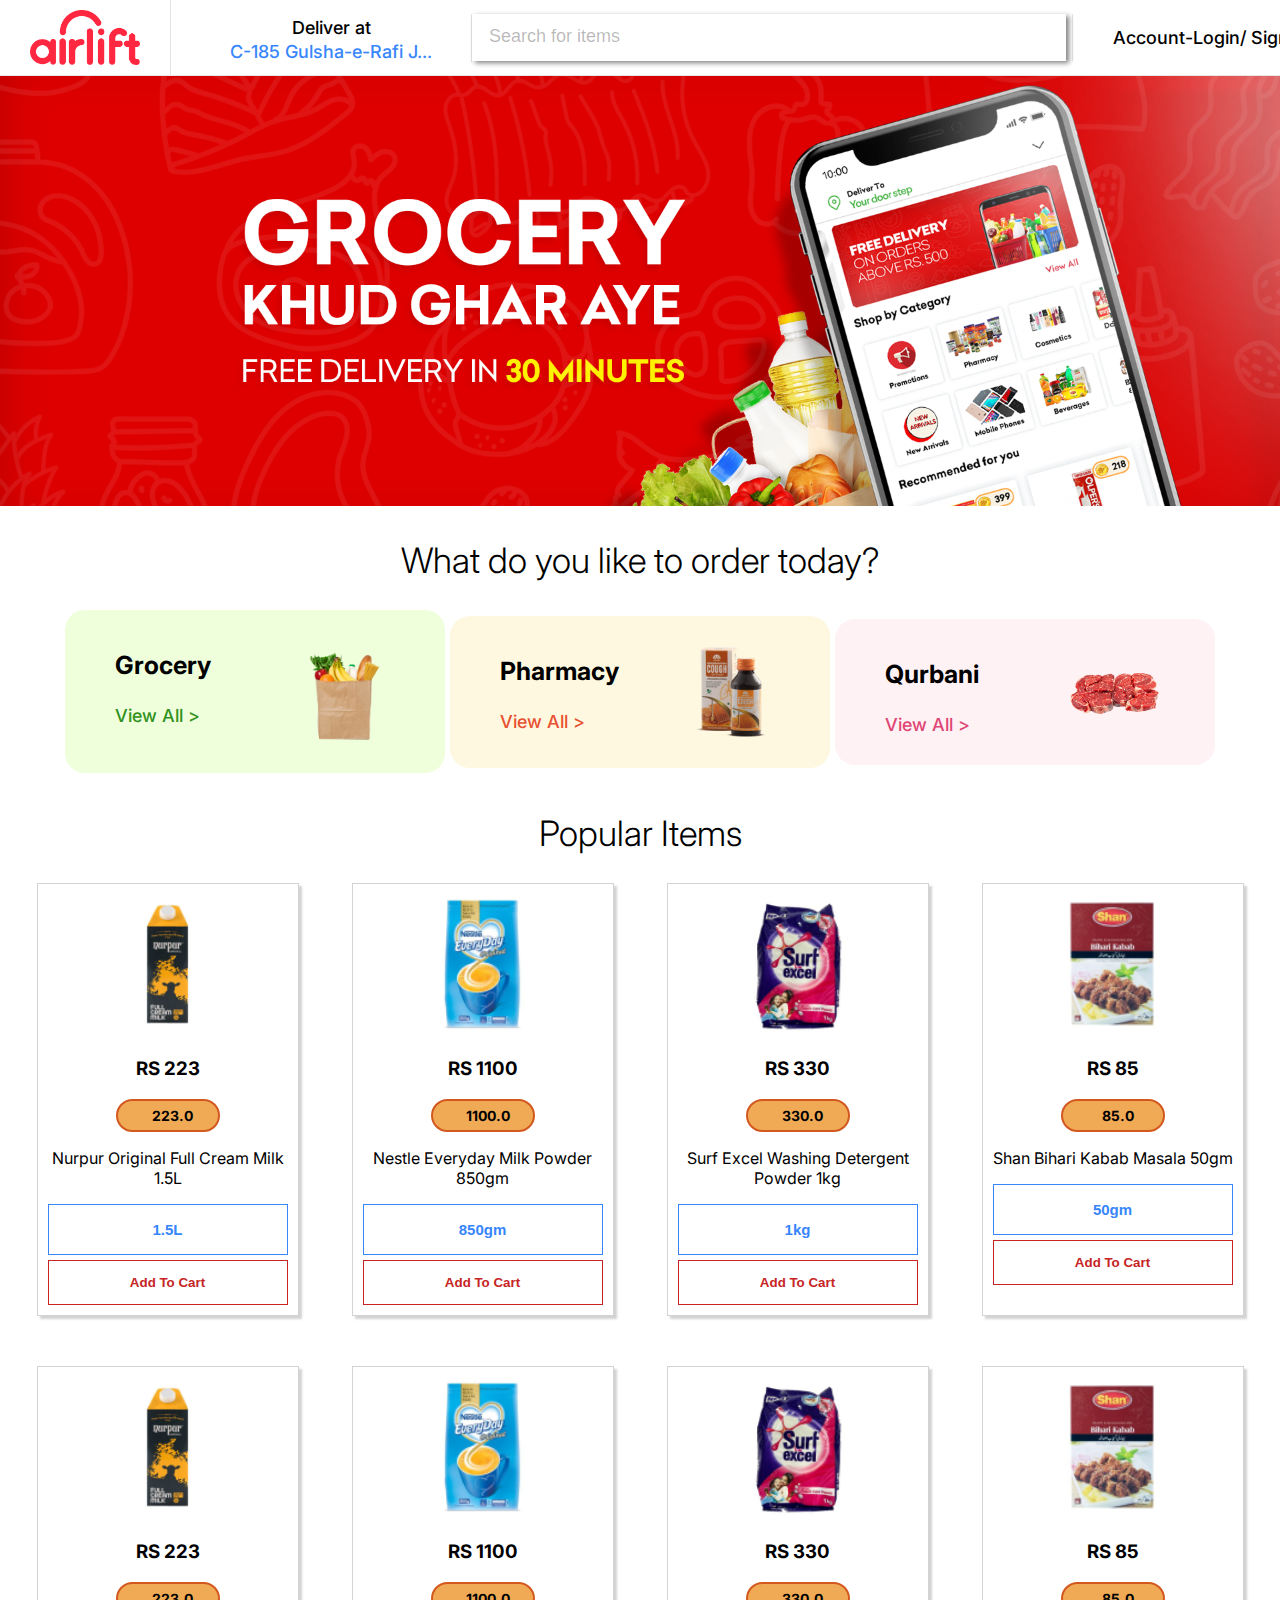
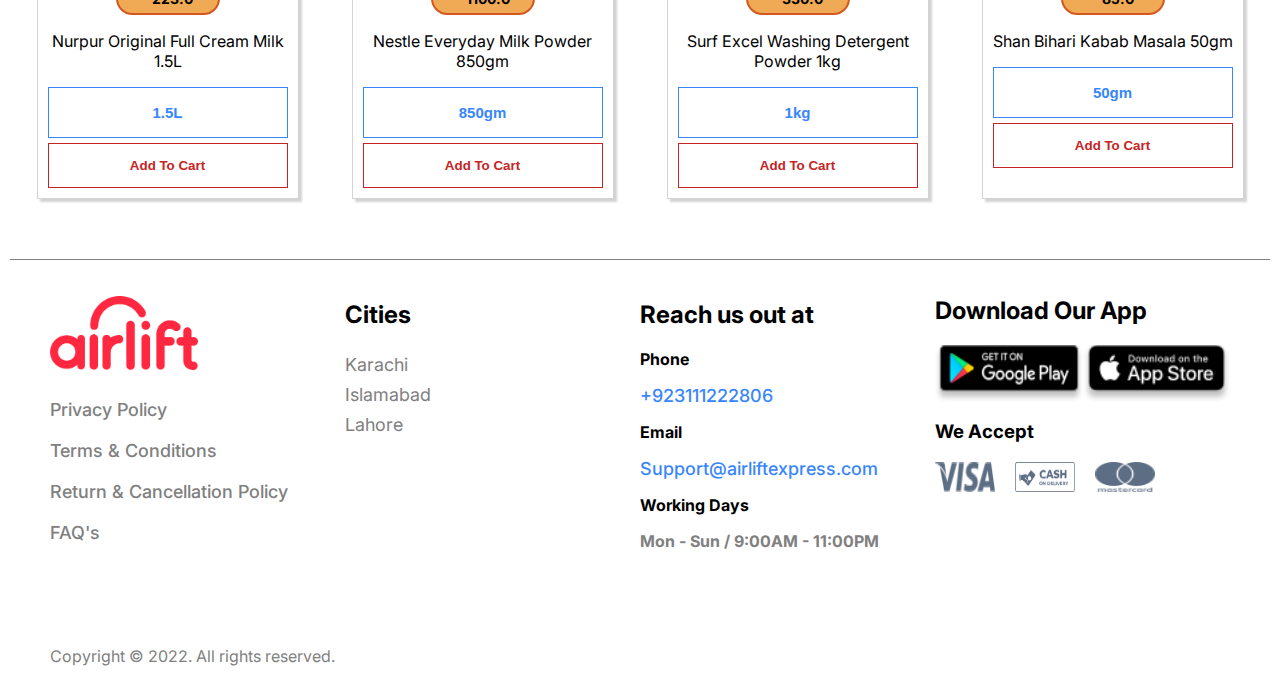
<file: index.html>
<!DOCTYPE html>
<html lang="en">

<head>
    <meta charset="UTF-8">
    <meta http-equiv="X-UA-Compatible" content="IE=edge">
    <meta name="viewport" content="width=device-width, initial-scale=1.0">
    <title>Airlift</title>
    <link rel="stylesheet" href="styles.css">
    <!--FONT AWESOME CDN-->
    <link rel="stylesheet" href="https://cdnjs.cloudflare.com/ajax/libs/font-awesome/6.1.2/css/all.min.css"
        integrity="sha512-1sCRPdkRXhBV2PBLUdRb4tMg1w2YPf37qatUFeS7zlBy7jJI8Lf4VHwWfZZfpXtYSLy85pkm9GaYVYMfw5BC1A=="
        crossorigin="anonymous" referrerpolicy="no-referrer" />
</head>

<body>
    <div id="container">

        <header>
            <nav>
                <div id="logo-container">
                    <img src="/img/logo.png" alt="">
                </div>
                <div id="delivery">
                    <i class="fa fa-map-marker" aria-hidden="true"></i>
                    <div id="content">
                        <p>
                            Deliver at</p>
                        <a href="#">C-185 Gulsha-e-Rafi J...</a>
                    </div>

                </div>
                <div id="search-bar">
                    <input type="text" placeholder="Search for items">
                    <i class="fas fa-search"></i>
                </div>
                <div id="account">
                    <ul>
                        <li>
                            <a href="">Account-Login/</a>

                        </li>
                        <li>
                            <a href="">Signup</a>
                        </li>
                    </ul>
                </div>
                <div id="cart-container">
                    <a href=""> <i class="fa fa-shopping-bag" aria-hidden="true"></i> My Cart </a>

                </div>
            </nav>
        </header>

        <!--MAIN IMAGE SECTION-->
        <main>
            <div id="image-container">
                <img src="/img/banner.png" alt="Airlift banner">
            </div>
        </main>

        <!--CONTENT SECTION-->
        <section>
            <div class="text-container">
                <h2>What do you like to order today?</h2>
            </div>

            <div id="row">
                <div class="col col-1">
                    <div class="column column-1">
                        <h3>Grocery</h3>
                        <a href="grocery.html" style="color:#319221 ;">View All ></a>
                    </div>
                    <div class="column column-2">
                        <img src="/img/grocery bag.png" width="75" alt="">
                    </div>
                </div>
                <div class="col col-2">
                    <div class="column column-1">
                        <h3>Pharmacy</h3>
                        <a href="" style="color:#E85130 ;">View All ></a>
                    </div>
                    <div class="column column-2">
                        <img src="/img/syrup.png" width="75" alt="">
                    </div>
                </div>
                <div class="col col-3">
                    <div class="column column-1">
                        <h3>Qurbani</h3>
                        <a href="" style="color:#E04674 ;">View All ></a>
                    </div>
                    <div class="column column-2">
                        <img src="/img/meat.png " width="100" alt="">
                    </div>
                </div>
            </div>
        </section>
    </div>
    <!--SECOND SECTION POPULAR ITEMS-->
    <div class="container-2">

        <div id="row-pop">
            <div class="text-container">
                <h2>Popular Items</h2>
            </div>
        </div>
        <!--FIRST ROW-->
        <div class="row-items ">
            <div class="box">
                <img src="/img/nurpur.png" alt="">
                <h3>RS 223</h3>
                <div class="icon">
                    <p><i class='fas fa-coins' style='color:#e5cc2a; margin-right:10px;'></i>
                        223.0</p>
                </div>
                <p>Nurpur Original Full Cream Milk 1.5L</p>
                <button class="quantity">
                    <p>1.5L <i class="fa fa-caret-down" aria-hidden="true"></i> </p>
                </button>
                <button class="addtocart">
                    <p>Add To Cart</p>
                </button>
            </div>
            <div class="box">
                <img src="/img/everyday.png" alt="" >
                <h3>RS 1100</h3>
                <div class="icon">
                    <p><i class='fas fa-coins' style='color:#e5cc2a; margin-right:10px;'></i>
                        1100.0</p>
                </div>
                <p>Nestle Everyday Milk Powder 850gm</p>
                <button class="quantity">
                    <p>850gm <i class="fa fa-caret-down" aria-hidden="true"></i></p>
                </button>
                <button class="addtocart">
                    <p>Add To Cart</p>
                </button>
            </div>
            <div class="box">
                <img src="/img/surf.png" alt="">
                <h3>RS 330</h3>
                <div class="icon">
                    <p><i class='fas fa-coins' style='color:#e5cc2a; margin-right:10px;'></i>
                        330.0</p>
                </div>
                <p>Surf Excel Washing Detergent Powder 1kg</p>
                <button class="quantity">
                    <p>1kg <i class="fa fa-caret-down" aria-hidden="true"></i></p>
                </button>
                <button class="addtocart">
                    <p>Add To Cart</p>
                </button>
            </div>
            <div class="box">
                <img src="/img/shan.png" alt="">
                <h3>RS 85</h3>
                <div class="icon">
                    <p><i class='fas fa-coins' style='color:#e5cc2a; margin-right:10px;'></i>
                        85.0</p>
                </div>
                <p>Shan Bihari Kabab
                    Masala 50gm</p>
                <button class="quantity">
                    <p>50gm <i class="fa fa-caret-down" aria-hidden="true"></i></p>
                </button>
                <button class="addtocart">
                    <p>Add To Cart</p>
                </button>
            </div>
        </div>
        <!--SECOND ROW-->
        <div class="row-items" style="margin-top:50px;">
            <div class="box">
                <img src="/img/nurpur.png" alt="">
                <h3>RS 223</h3>
                <div class="icon">
                    <p><i class='fas fa-coins' style='color:#e5cc2a; margin-right:10px;'></i>
                        223.0</p>
                </div>
                <p>Nurpur Original Full Cream Milk 1.5L</p>
                <button class="quantity">
                    <p>1.5L <i class="fa fa-caret-down" aria-hidden="true"></i> </p>
                </button>
                <button class="addtocart">
                    <p>Add To Cart</p>
                </button>
            </div>
            <div class="box">
                <img src="/img/everyday.png" alt="">
                <h3>RS 1100</h3>
                <div class="icon">
                    <p><i class='fas fa-coins' style='color:#e5cc2a; margin-right:10px;'></i>
                        1100.0</p>
                </div>
                <p>Nestle Everyday Milk Powder 850gm</p>
                <button class="quantity">
                    <p>850gm <i class="fa fa-caret-down" aria-hidden="true"></i></p>
                </button>
                <button class="addtocart">
                    <p>Add To Cart</p>
                </button>
            </div>
            <div class="box">
                <img src="/img/surf.png" alt="">
                <h3>RS 330</h3>
                <div class="icon">
                    <p><i class='fas fa-coins' style='color:#e5cc2a; margin-right:10px;'></i>
                        330.0</p>
                </div>
                <p>Surf Excel Washing Detergent Powder 1kg</p>
                <button class="quantity">
                    <p>1kg <i class="fa fa-caret-down" aria-hidden="true"></i></p>
                </button>
                <button class="addtocart">
                    <p>Add To Cart</p>
                </button>
            </div>
            <div class="box">
                <img src="/img/shan.png" alt="">
                <h3>RS 85</h3>
                <div class="icon">
                    <p><i class='fas fa-coins' style='color:#e5cc2a; margin-right:10px;'></i>
                        85.0</p>
                </div>
                <p>Shan Bihari Kabab
                    Masala 50gm</p>
                <button class="quantity">
                    <p>50gm <i class="fa fa-caret-down" aria-hidden="true"></i></p>
                </button>
                <button class="addtocart">
                    <p>Add To Cart</p>
                </button>
            </div>
        </div>
        <!--FOOTER-->
        <footer>
            <div class="footer-row1" style="margin-top: 60px; border-top: 1px solid gray; padding-top: 20px;">
                <div class="footer-col">

                    <ul>
                        <li><img src="/img/logo.png" alt=""></li>
                        <li style="margin-top:25px ;">
                            <a href="#">Privacy Policy</a>
                        </li>
                        <br>
                        <li>
                            <a href="#">Terms & Conditions</a>
                        </li>
                        <br>
                        <li>
                            <a href="#">Return & Cancellation Policy</a>
                        </li>
                        <br>
                        <li>
                            <a href="#">FAQ's</a>
                        </li>
                    </ul>
                </div>
                <div class="footer-col footer-loc">
                    <ul>
                        <li>
                            <h2>Cities</h2>
                        </li>
                        <li>Karachi</li>
                        <li>Islamabad</li>
                        <li>Lahore</li>
                    </ul>
                </div>
                <div class="footer-col footer-reach">

                    <ul>
                        <li>
                            <h2>Reach us out at </h2>
                        </li>
                        <li>
                            <p>Phone</p>
                            <a href="#">+923111222806</a>
                        </li>
                        <li>
                            <p>Email</p>
                            <a href="#">Support@airliftexpress.com</a>
                        </li>
                        <li>
                            <p>Working Days
                            </p>
                            <p style="color:gray ;">Mon - Sun / 9:00AM - 11:00PM</p>

                        </li>
                    </ul>
                </div>
                <div class="footer-col footer-download">
                    <ul>

                        <li>
                            <h2 style="margin-top: 0;">Download Our App</h2>
                        </li>

                        <li>
                            <img src="/img/playstore.png" alt="">

                            <img src="/img/applestore.png" alt="">
                        </li>
                        <li>
                            <h3 style="color:black">We Accept</h3>
                        </li>
                        <li id="payment">
                            <img src="/img/visa.png" alt="">

                            <img src="/img/cod.png" alt="">

                            <img src="/img/mc_card.png" alt="">
                        </li>

                    </ul>
                </div>
            </div>
            <div class="footer-row1">
                <div id="copyright">
                    <p>Copyright © 2022. All rights reserved.</p>
                </div>
            </div>
        </footer>
</body>

</html>
</file>
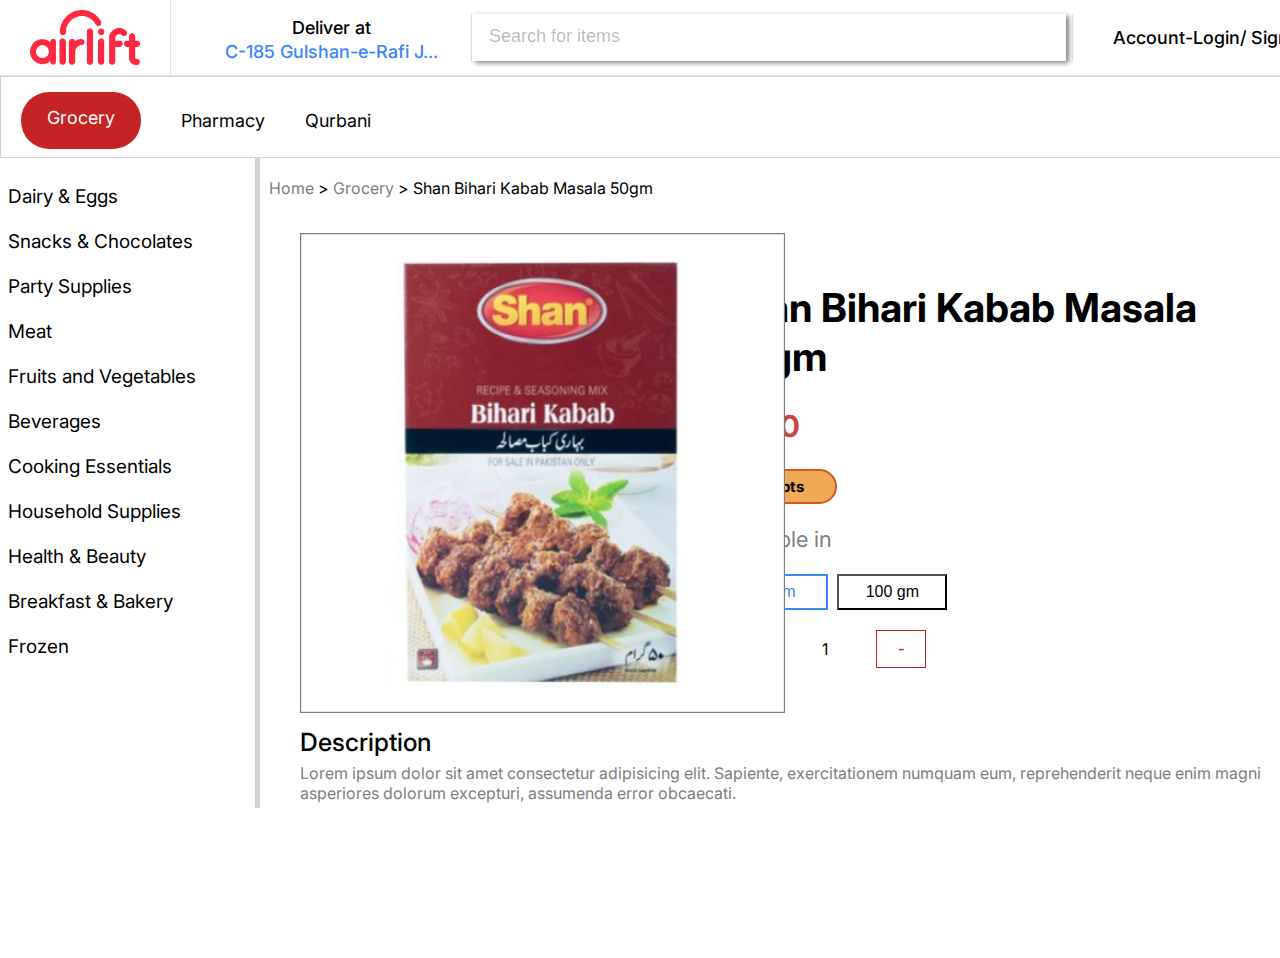
<file: addeditem.html>
<!DOCTYPE html>
<html lang="en">

<head>
    <meta charset="UTF-8">
    <meta http-equiv="X-UA-Compatible" content="IE=edge">
    <meta name="viewport" content="width=device-width, initial-scale=1.0">
    <title>Added item</title>
    <link rel="stylesheet" href="styles.css">
    <!--FONT AWESOME CDN-->
    <link rel="stylesheet" href="https://cdnjs.cloudflare.com/ajax/libs/font-awesome/6.1.2/css/all.min.css"
        integrity="sha512-1sCRPdkRXhBV2PBLUdRb4tMg1w2YPf37qatUFeS7zlBy7jJI8Lf4VHwWfZZfpXtYSLy85pkm9GaYVYMfw5BC1A=="
        crossorigin="anonymous" referrerpolicy="no-referrer" />
</head>

<body>
    <div id="container">

        <header>
            <nav>
                <div id="logo-container">
                    <img src="img/logo.png" alt="">
                </div>
                <div id="delivery">
                    <i class="fa fa-map-marker" aria-hidden="true"></i>
                    <div id="content">
                        <p>
                            Deliver at</p>
                        <a href="#">C-185 Gulshan-e-Rafi J...</a>
                    </div>

                </div>
                <div id="search-bar">
                    <input type="text" placeholder="Search for items">
                    <i class="fas fa-search"></i>
                </div>
                <div id="account">
                    <ul>
                        <li>
                            <a href="">Account-Login/</a>

                        </li>
                        <li>
                            <a href="">Signup</a>
                        </li>
                    </ul>
                </div>
                <div id="cart-container">
                    <a href=""> <i class="fa fa-shopping-bag" aria-hidden="true"></i> My Cart </a>

                </div>
            </nav>
        </header>
        <!--START OF GROCERY CONTAINER-->
        <div class="container-grocery">
            <div id="rowgro">
                <div class="text">
                    <div id="grocery-box">
                        <p>Grocery</p>
                    </div>
                    <div style="margin-left:40px ;">
                        <p>Pharmacy</p>
                    </div>
                    <div style="margin-left: 40px;">
                        <p>Qurbani</p>
                    </div>
                </div>
            </div>
            <div class="rowgroc">
                <div class="column-list">
                    <ul>
                        <li>Dairy & Eggs <i class="fa-solid fa-chevron-right"></i> </li>
                        <li>Snacks & Chocolates <i class="fa-solid fa-chevron-right"></i></li>
                        <li>Party Supplies <i class="fa-solid fa-chevron-right"></i></li>
                        <li>Meat <i class="fa-solid fa-chevron-right"></i></li>
                        <li>Fruits and Vegetables <i class="fa-solid fa-chevron-right"></i></li>
                        <li>Beverages <i class="fa-solid fa-chevron-right"></i></li>
                        <li>Cooking Essentials <i class="fa-solid fa-chevron-right"></i></li>
                        <li>Household Supplies <i class="fa-solid fa-chevron-right"></i></li>
                        <li>Health & Beauty <i class="fa-solid fa-chevron-right"></i></li>
                        <li>Breakfast & Bakery <i class="fa-solid fa-chevron-right"></i></li>
                        <li>Frozen <i class="fa-solid fa-chevron-right"></i></li>
                    </ul>
                </div>
                <div class="options">
                    <div class="option-row">
                        <span style="color:gray ;">Home</span> > <span style="color:gray ;">Grocery</span> > <span>Shan
                            Bihari Kabab Masala 50gm</span>
                    </div>
                    <!--START OF SELECTED ITEM FILE-->
                    <div class="row-sel-item">
                        <div class="item-img">
                            <img src="/img/shan masala.png" alt="">
                        </div>
                        <div class="item-instructions">
                            <h1>Shan Bihari Kabab Masala <br> 50gm</h1>
                            <h2>Rs 80</h2>
                            <div class="icon" style="margin-left:30px ;">
                                <p><i class='fas fa-coins' style='color:#e5cc2a; margin-right:10px;'></i>
                                    80.0 pts</p>
                            </div>
                            <p style="color: gray;">Available in</p>
                            <button id="btn-blue">50 gm</button>
                            <button style="margin-left:5px;">100 gm</button>
                            <br>
                            <button id="btn-plus">
                                +
                            </button>
                            <span>1</span>
                            <button id="btn-minus">
                                -
                            </button>
                            
                        </div>

                    </div>
                    <h3 style="font-size:25px; font-weight: 500; margin:9px 0px 1px 40px ;">Description</h3>
                    <p style="margin: 6px 10px 0px 40px; color: gray;">Lorem ipsum dolor sit amet consectetur
                        adipisicing elit. Sapiente, exercitationem numquam eum, reprehenderit neque
                        enim magni asperiores dolorum excepturi, assumenda error obcaecati.</p>
                </div>

            </div>
</file>
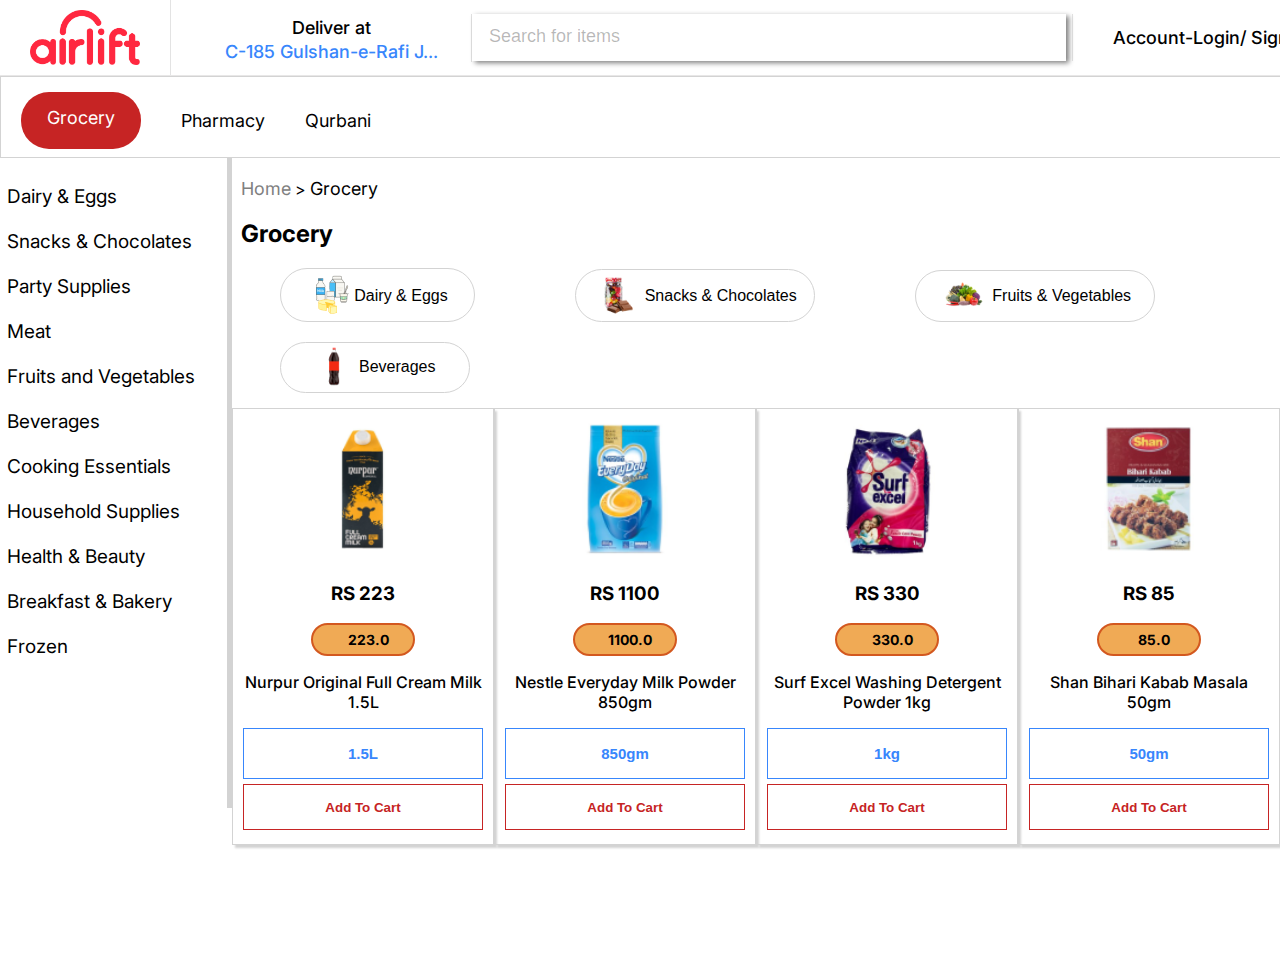
<file: grocery.html>
<!DOCTYPE html>
<html lang="en">
<head>
    <meta charset="UTF-8">
    <meta http-equiv="X-UA-Compatible" content="IE=edge">
    <meta name="viewport" content="width=device-width, initial-scale=1.0">
    <title>grocery page</title>
    <link rel="stylesheet" href="styles.css">
    <!--FONT AWESOME CDN-->
    <link rel="stylesheet" href="https://cdnjs.cloudflare.com/ajax/libs/font-awesome/6.1.2/css/all.min.css"
        integrity="sha512-1sCRPdkRXhBV2PBLUdRb4tMg1w2YPf37qatUFeS7zlBy7jJI8Lf4VHwWfZZfpXtYSLy85pkm9GaYVYMfw5BC1A=="
        crossorigin="anonymous" referrerpolicy="no-referrer" />
</head>
<body>
    <div id="container">
    
    <header>
        <nav>
            <div id="logo-container">
                <img src="img/logo.png" alt="">
            </div>
            <div id="delivery">
                <i class="fa fa-map-marker" aria-hidden="true"></i>
                <div id="content">
                    <p>
                        Deliver at</p>
                    <a href="#">C-185 Gulshan-e-Rafi J...</a>
                </div>
    
            </div>
            <div id="search-bar">
                <input type="text" placeholder="Search for items">
                <i class="fas fa-search"></i>
            </div>
            <div id="account">
                <ul>
                    <li>
                        <a href="">Account-Login/</a>
    
                    </li>
                    <li>
                        <a href="">Signup</a>
                    </li>
                </ul>
            </div>
            <div id="cart-container">
                <a href=""> <i class="fa fa-shopping-bag" aria-hidden="true"></i> My Cart </a>
    
            </div>
        </nav>
    </header>
        <!--START OF GROCERY CONTAINER-->
        <div class="container-grocery">
            <div id="rowgro">
                <div class="text">
                    <div id="grocery-box">
                        <p>Grocery</p>
                    </div>
                    <div style="margin-left:40px ;">
                    <p>Pharmacy</p>
                </div>
                <div style="margin-left: 40px;"><p>Qurbani</p></div>
            </div>
            </div>
            <div class="rowgroc">
            <div class="column-list">
                <ul>
                    <li>Dairy & Eggs <i class="fa-solid fa-chevron-right"></i></li>
                    <li>Snacks & Chocolates <i class="fa-solid fa-chevron-right"></i></li>
                    <li>Party Supplies <i class="fa-solid fa-chevron-right"></i></li>
                    <li>Meat <i class="fa-solid fa-chevron-right"></i></li>
                    <li>Fruits and Vegetables <i class="fa-solid fa-chevron-right"></i></li>
                    <li>Beverages <i class="fa-solid fa-chevron-right"></i></li>
                    <li>Cooking Essentials <i class="fa-solid fa-chevron-right"></i></li>
                    <li>Household Supplies <i class="fa-solid fa-chevron-right"></i></li>
                    <li>Health & Beauty <i class="fa-solid fa-chevron-right"></i></li>
                    <li>Breakfast & Bakery <i class="fa-solid fa-chevron-right"></i></li>
                    <li>Frozen <i class="fa-solid fa-chevron-right"></i></li>
                </ul>
            </div>
            <div class="options">
                <div class="option-row1">
                    <span style="color:gray ;">Home</span>  > <span>Grocery</span>
                    <h2> Grocery</h2>
                </div>
                <div class="option-row2"> 
                    <button class="btn" style="width:195px ;"> <img src="/img/milk.png" alt=""><span>Dairy & Eggs</span></button>
                    <button class="btn"> <img src="/img/chocolate.png" alt="" width="47px"><span> Snacks & Chocolates</span></button>
                    <button class="btn"> <img src="/img/fruit.png" alt="" width="49px"> <span> Fruits & Vegetables</span></button>
                    <button class="btn" style="width:190px ;"> <img src="/img/coke.png" alt="" width="40px" > <span > Beverages</span></button>
                </div>
                <div class="row-items" style="margin-top:50px;" >
                    <div class="row-items ">
                        <div class="box">
                            <a href="selecteditem.html">
                                <img src="/img/nurpur.png" alt="">
                                <h3>RS 223</h3>
                                <div class="icon">
                                    <p><i class='fas fa-coins' style='color:#e5cc2a; margin-right:10px;'></i>
                                        223.0</p>
                                    </div>
                                    <p>Nurpur Original Full Cream Milk 1.5L</p>
                                    
                                </a>
                                <button class="quantity">
                                    <p>1.5L <i class="fa fa-caret-down" aria-hidden="true"></i> </p>
                                </button>
                                <button class="addtocart">
                                    <p>Add To Cart</p>
                                </button>
                                </div>
                        <div class="box">
                            <a href="selecteditem.html">
                            <img src="/img/everyday.png" alt="">
                            <h3>RS 1100</h3>
                            <div class="icon">
                                <p><i class='fas fa-coins' style='color:#e5cc2a; margin-right:10px;'></i>
                                    1100.0</p>
                            </div>
                            <p>Nestle Everyday Milk Powder 850gm</p>
                            </a>
                            <button class="quantity">
                                <p>850gm <i class="fa fa-caret-down" aria-hidden="true"></i></p>
                            </button>
                            <button class="addtocart">
                                <p>Add To Cart</p>
                            </button>
                        </div>
                        <div class="box">
                            <a href="selecteditem.html">
                            <img src="/img/surf.png" alt="">
                            <h3>RS 330</h3>
                            <div class="icon">
                                <p><i class='fas fa-coins' style='color:#e5cc2a; margin-right:10px;'></i>
                                    330.0</p>
                            </div>
                            <p>Surf Excel Washing Detergent Powder 1kg</p>
                            </a>
                            <button class="quantity">
                                <p>1kg <i class="fa fa-caret-down" aria-hidden="true"></i></p>
                            </button>
                            <button class="addtocart">
                                <p>Add To Cart</p>
                            </button>
                        </div>
                        <div class="box">
                            <a href="selecteditem.html">
                            <img src="/img/shan.png" alt="" >
                            <h3>RS 85</h3>
                            <div class="icon">
                                <p><i class='fas fa-coins' style='color:#e5cc2a; margin-right:10px;'></i>
                                    85.0</p>
                            </div>
                            <p>Shan Bihari Kabab
                                Masala 50gm</p>
                                </a>
                            <button class="quantity">
                                <p>50gm <i class="fa fa-caret-down" aria-hidden="true"></i></p>
                            </button>
                            <button class="addtocart">
                                <p>Add To Cart</p>
                            </button>
                        </div>
                  </div>
        </div>
        

</body>
</html>
</file>
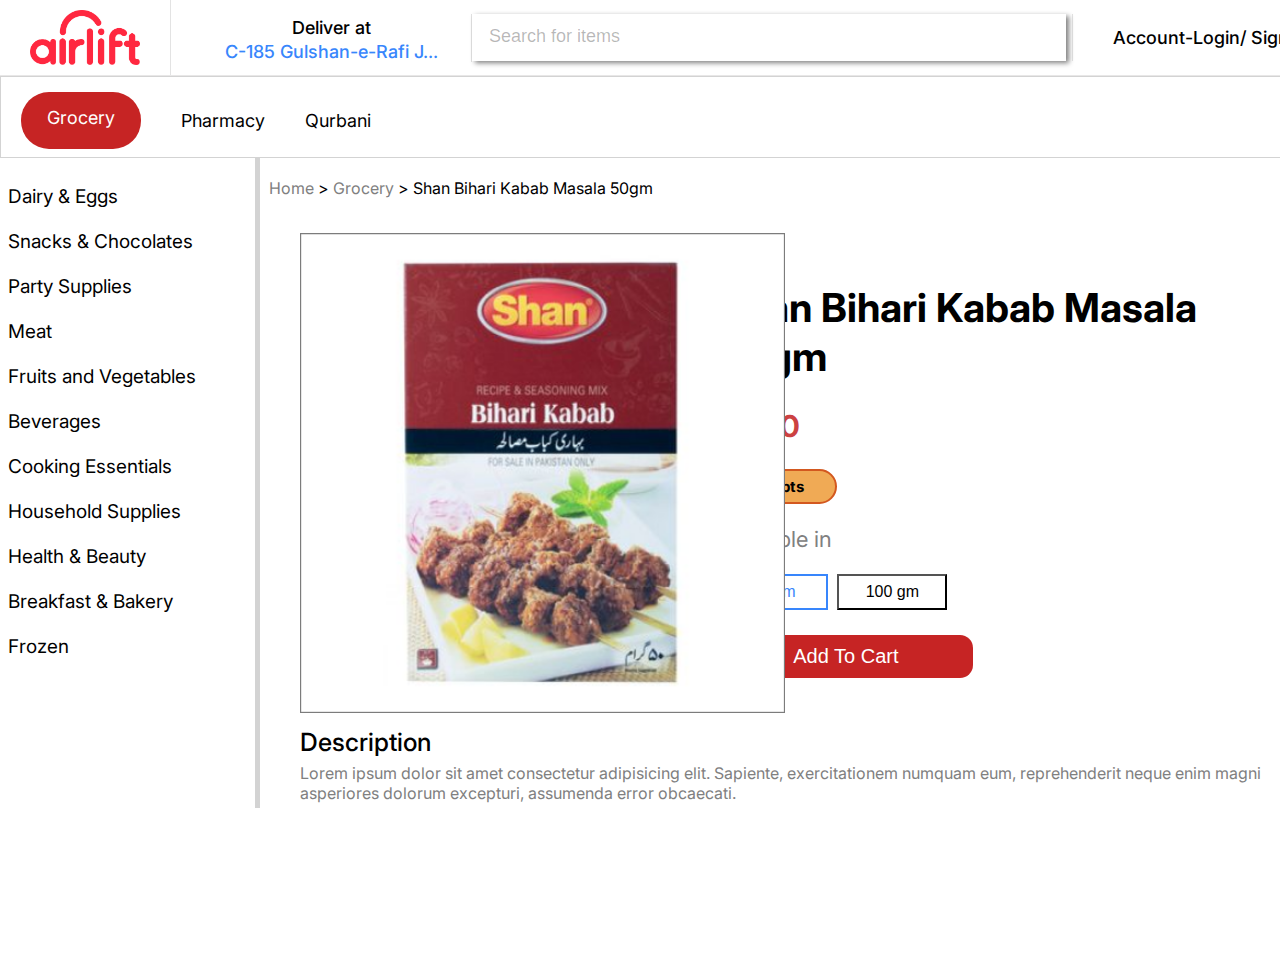
<file: selecteditem.html>
<!DOCTYPE html>
<html lang="en">
<head>
    <meta charset="UTF-8">
    <meta http-equiv="X-UA-Compatible" content="IE=edge">
    <meta name="viewport" content="width=device-width, initial-scale=1.0">
    <title>shan Masala</title>
        <link rel="stylesheet" href="styles.css">
        <!--FONT AWESOME CDN-->
        <link rel="stylesheet" href="https://cdnjs.cloudflare.com/ajax/libs/font-awesome/6.1.2/css/all.min.css"
            integrity="sha512-1sCRPdkRXhBV2PBLUdRb4tMg1w2YPf37qatUFeS7zlBy7jJI8Lf4VHwWfZZfpXtYSLy85pkm9GaYVYMfw5BC1A=="
            crossorigin="anonymous" referrerpolicy="no-referrer" />
</head>
<body>
    <div id="container">
    
        <header>
            <nav>
                <div id="logo-container">
                    <img src="img/logo.png" alt="">
                </div>
                <div id="delivery">
                    <i class="fa fa-map-marker" aria-hidden="true"></i>
                    <div id="content">
                        <p>
                            Deliver at</p>
                        <a href="#">C-185 Gulshan-e-Rafi J...</a>
                    </div>
    
                </div>
                <div id="search-bar">
                    <input type="text" placeholder="Search for items">
                    <i class="fas fa-search"></i>
                </div>
                <div id="account">
                    <ul>
                        <li>
                            <a href="">Account-Login/</a>
    
                        </li>
                        <li>
                            <a href="">Signup</a>
                        </li>
                    </ul>
                </div>
                <div id="cart-container">
                    <a href=""> <i class="fa fa-shopping-bag" aria-hidden="true"></i> My Cart </a>
    
                </div>
            </nav>
        </header>
        <!--START OF GROCERY CONTAINER-->
        <div class="container-grocery">
            <div id="rowgro">
                <div class="text">
                    <div id="grocery-box">
                        <p>Grocery</p>
                    </div>
                    <div style="margin-left:40px ;">
                        <p>Pharmacy</p>
                    </div>
                    <div style="margin-left: 40px;">
                        <p>Qurbani</p>
                    </div>
                </div>
            </div>
            <div class="rowgroc">
                <div class="column-list">
                    <ul>
                        <li>Dairy & Eggs <i class="fa-solid fa-chevron-right"></i> </li>
                        <li>Snacks & Chocolates <i class="fa-solid fa-chevron-right"></i></li>
                        <li>Party Supplies <i class="fa-solid fa-chevron-right"></i></li>
                        <li>Meat <i class="fa-solid fa-chevron-right"></i></li>
                        <li>Fruits and Vegetables <i class="fa-solid fa-chevron-right"></i></li>
                        <li>Beverages <i class="fa-solid fa-chevron-right"></i></li>
                        <li>Cooking Essentials <i class="fa-solid fa-chevron-right"></i></li>
                        <li>Household Supplies <i class="fa-solid fa-chevron-right"></i></li>
                        <li>Health & Beauty <i class="fa-solid fa-chevron-right"></i></li>
                        <li>Breakfast & Bakery <i class="fa-solid fa-chevron-right"></i></li>
                        <li>Frozen <i class="fa-solid fa-chevron-right"></i></li>
                    </ul>
                </div>
                <div class="options">
                    <div class="option-row">
                        <span style="color:gray ;">Home</span> > <span style="color:gray ;" >Grocery</span> > <span>Shan Bihari Kabab Masala 50gm</span>
                    </div>
                    <!--START OF SELECTED ITEM FILE-->
                    <div class="row-sel-item">
                        <div class="item-img">
                            <img src="/img/shan masala.png" alt="">
                        </div>
                        <div class="item-instructions">
                            <h1 >Shan Bihari Kabab Masala <br> 50gm</h1>
                            <h2>Rs 80</h2>
                            <div class="icon" style="margin-left:30px ;">
                                <p><i class='fas fa-coins' style='color:#e5cc2a; margin-right:10px;'></i>
                                    80.0 pts</p>
                            </div>
                            <p style="color: gray;">Available in</p>
                            <button id="btn-blue">50 gm</button>
                            <button style="margin-left:5px;">100 gm</button>
                            <br>
                            <button id="btn" style="margin-top:25px ;">
                                Add To Cart
                            </button>
                        </div>
                        
                    </div>
                    <h3 style="font-size:25px; font-weight: 500; margin:9px 0px 1px 40px ;">Description</h3>
                    <p style="margin: 6px 10px 0px 40px; color: gray;">Lorem ipsum dolor sit amet consectetur adipisicing elit. Sapiente, exercitationem numquam eum, reprehenderit neque
                    enim magni asperiores dolorum excepturi, assumenda error obcaecati.</p>
            </div>

        </div>
       
            







</body>
</html>
</file>
<file: styles.css>
@import url('https://fonts.googleapis.com/css2?family=Inter:wght@100;200;300;400;500&display=swap');

body {
    padding: 0;
    margin: 0;
    box-sizing: border-box;
    font-family: 'Inter', sans-serif;
    overflow-x: hidden;
}

a {
    text-decoration: none;
}

#container {
    width: 100%;
}

#container header {
    border-bottom: 1px solid rgba(48, 38, 38, 0.11);
    display: flex;
    width: 100%;
}

#container header nav {
    display: flex;
    align-items: center;
    height: auto;
    width: 100%;
}

#logo-container {
    border-right: 1px solid rgba(0, 0, 0, 0.11);
    height: auto;
    padding: 10px;
    min-width: 150px;
    display: flex;
    justify-content: center;
    align-items: center;
}

#logo-container img {
    width: 110px;
    height: 55px;
}

#delivery {
    min-width: 300px;
    border-right: 1px solid rgba(0, 0, 0, 0.11);
    height: auto;
    display: flex;
    justify-content: center;
    align-items: center;
    text-align: center;
}

#delivery p {
    margin: 3px 0px;
}

#delivery i {
    margin-right: 20px;
    font-size: 35px;
}

#delivery #content p,a {

    font-size: 18px;
    font-weight: 500;
}

#delivery a {
    text-decoration: none;
    color: #3886FC;
}

#search-bar {
    min-width: 600px;
    border-right: 1px solid rgba(0, 0, 0, 0.11);
    height: auto;
    position: relative;
}

#search-bar input {
    min-width: 590px;
    height: 45px;
    box-shadow: 3px 2px 5px gray;
    border: none;
}

#search-bar input::placeholder {
    color: rgba(0, 0, 0, 0.28);
    font-size: 18px;
    padding-left: 15px;
}

#search-bar i {
    font-size: 22px;
    position: absolute;
    top: 13px;
    right: 20px
}

#account {
    min-width: 300px;
    height: auto;
    border-right: 1px solid rgba(0, 0, 0, 0.11);
}

#account ul li {
    display: inline;
    list-style: none;

}

#account a {
    color: black;
    text-decoration: none;
}

#cart-container {
    min-width: 200px;
    height: auto;
    border-right: 1px solid rgba(0, 0, 0, 0.11);
    text-align: center;
}

#cart-container a {
    font-size: 22px;
    color: #CC4141;
    text-decoration: none;

}

/*END OF HEADER CSS*/

/*START OF MAIN IMAGE CSS*/

main #image-container img {
    width: 100%;
    height: 430px;
    object-fit: cover;
}

/*END OF MAIN IMAGE CSS*/


/*START OF 1ST SECTION CSS*/
#container section {
    margin: 0px 5px;
    padding: 0 60px;
}

.text-container {
    text-align: center;

}

.text-container h2 {
    font-size: 35px;
    font-family: 'Inter', sans-serif;
    font-weight: 300;

}

section #row {
    display: flex;
    justify-content: space-between;
    align-items: center;
    width: 100%;

}

#row .col {
    min-width: 280px;
    display: flex;
    justify-content: space-between;
    padding: 30px 50px;
    border-radius: 20px;


}

#row .col-1 {
    background-color: #EFFFDB;

}

#row .col-2 {
    background-color: #FFF8E0;

}

#row .col-3 {
    background-color: #FFF2F5;

}

#row .col .column-1 {
    min-width: 180px;
}

#row .col .column-2 {
    display: flex;
    justify-content: center;
    align-items: center;
    min-width: 100px;
}

#row .col .column-1 h3 {
    margin-top: 10px;
    font-size: 25px;
}

/*END OF 1ST SECTION CSS*/


.container-2 {
    padding: 10px;
}

.container-2 .row-items {
    display: flex;
    justify-content: space-around;
}


#items {
    padding-left: 13px;
    margin-top: 10px;
}

#items h2 {
    text-align: center;
}

.box {
    flex-basis: 15%;
    padding: 10px;
    text-align: center;

}

.container-2 .box {
    border: 1px solid lightgray;
    box-shadow: 3px 3px 2px lightgray;
    cursor: pointer;
}

.container-2 .box:hover {
    box-shadow: 6px 6px 5px lightgray;
}

.box img {
    min-width: 120px;
    height: 140px;
}

.box .icon {
    display: inline-block;
    padding: 0;
    width: 100px;
    border: 2px solid #d3581f;
    border-radius: 30px;
    background-color: #f0aa55;
}

.box .icon:hover {
    background-color: #d1561c;
}

.box .icon p {
    margin: 1%;
    padding: 5px 10px;
    font-size: 14px;
    font-weight: bold;
}

.box .quantity {
    border: 1px solid #3886FC;
    width: 240px;
    background-color: white;
    cursor: pointer;
}

.box .quantity:hover {
    background-color: #3886FC;
}

.box .quantity p {
    color: #3886FC;
    font-weight: bold;
    font-size: 15px;
}

.box .quantity:hover p {
    color: white;
}

.box .addtocart {
    border: 1px solid #C62424;
    background-color: white;
    margin-top: 5px;
    width: 240px;
    cursor: pointer;
}

.box .addtocart:hover {
    background-color: #C62424;
}

.box .addtocart p {
    color: #C62424;
    font-weight: bold;
}

.box .addtocart:hover p {
    color: white;
}
.box a{
    font-size: 16px;
    color: black;
}

/*FOOTER START*/
.footer-row1 {
    display: flex;
    justify-content: space-between;
    padding: 0 40px;

}

.footer-row1 .footer-col {
    height: 350px;
    flex-basis: 100%;

}

.footer-col img {
    width: 50%;
}

.footer-row1 ul {
    padding: 0;
}

.footer-row1 ul li {
    text-decoration: none;
    list-style: none;
    color: gray;
}

.footer-col ul li a {
    color: gray;
}

.footer-col li h2 {
    color: black;
    font-size: 24px;
}

.footer-loc ul li {
    font-size: 18px;
    line-height: 30px;
}

.footer-reach ul li p {
    color: black;
    font-weight: bold;
}

.footer-reach ul li a {
    color: #3886FC;
}

.footer-row1 #copyright {
    color: gray;
}

.footer-download ul li {
    display: flex;
}

#payment {
    justify-content: flex-start;
}

.footer-download #payment img {
    width: 60px;
    height: 30px;
    margin-right: 20px;
}

/*START OF GROCERY*/
.container-grocery {
    width: 100%;
    
    padding: 0%;
    margin: 0%;

}

#rowgro {
    width: 100%;
    height: 80px;
    border: 1px solid lightgray;

}

.text {
    display: flex;
    margin-left: 20px;
    margin-top: 15px;
    font-weight: 700px;
    font-size: 18px;
}

#grocery-box {
    width: 120px;
    background-color: #C62424;
    border-radius: 28px;
}

#grocery-box p {
    margin: 1%;
    padding: 14px 10px;
    text-align: center;
    color: white;
}

.rowgroc {
    display: flex;
}

.column-list {
    border-right: 5px solid lightgray;
    width: 25%;
    height: 650px;
    line-height: 45px;

}
.column-list ul {
    padding-left: 3%;
}

.column-list ul li {
    list-style-type: none;
    font-size: 19px;
    position: relative;
}
.column-list ul li i{
    position:absolute;
    left: 315px;
    top: 10px;
}
.options {
    width: 100%;
    height: 800px;
}

.option-row1 {
    height: 80px;
    padding-top: 20px;
    padding-left: 9px;
}

.option-row1 span {
    font-size: 18px;
}

.option-row2 {

    height: 100px;
}

.option-row2 .btn {
    width: 240px;
    border-radius: 45px;
    font-size: 16px;
    background-color: white;
    text-align: center;
    margin: 10px 48px;
    border: 1px solid lightgray;
}

.option-row2 .btn span {
    position: relative;
    bottom: 15px;
}

.container-grocery .row-items {
    display: flex;
    justify-content: space-around;

    height: 395px;
}

.container-grocery .box {
    border: 1px solid lightgray;
    box-shadow: 3px 3px 2px lightgray;
    cursor: pointer;
    height: 415px;
}

.container-grocery .box:hover {
    box-shadow: 6px 6px 5px lightgray;
}
/*STAR OF SELECTED ITEM FILE*/
.option-row {
    padding-top: 20px;
    padding-left: 9px;
    height: 25px;
}

.row-sel-item{
    
    height: 515px;
    display: flex;
}
.item-img{
        
        height: 550px;
        width: 42%;
        
}
.item-img img{
    width: 485px;
    height: 480px;
    position: relative;
    top: 30px;
    left: 40px;
}
.item-instructions{
        
        height: 600px;
        width: 50%;
}
.item-instructions h1{
    margin-top: 80px;
    margin-left: 30px;
    font-size: 40px;
}
.item-instructions h2{
    color: #CC4141;
    margin-left: 30px;
    font-size:30px ;
}
.item-instructions p{
    margin-left: 30px;
    font-size:22px ;
}
.icon {
    display: inline-block;
    padding: 0;
    width: 115px;
    border: 2px solid #d3581f;
    border-radius: 30px;
    background-color: #f0aa55;
}
.icon p {
    margin: 1%;
    padding: 5px 10px;
    font-size: 15px;
    font-weight: bold;
}
.item-instructions button{
    width: 110px;
    padding: 7px;
    background-color: white;
    margin-left: 30px;
    font-size: 16px;
    font-weight: 400;
}
#btn-blue{
    border:2px solid #3886FC ; 
    color: #3886FC;
}
#btn-blue:hover{
    background-color: #3886FC;
    color: white;
}


#btn{
    width: 255px;
    padding: 10px;
    background-color: #C62424;
    border: none;
    color: white;
    border-radius: 13px;
    font-size: 20px;
}
#btn:hover{
    background-color: white;
    color: #C62424;
    cursor: pointer;
}
/*END OF SELECTED ITEM FILE*/
/*START ADDED ITEM FILE*/

#btn-plus{
    margin-top: 20px;
     margin-top: 20px;
     font-size: larger;
          width: 50px;
            margin-right: 38px;
            margin-left: 42px;
            color: #C62424;
            border:1px solid #C62424;
}
#btn-minus {
    margin-top: 20px;
    font-size: larger;
    width: 50px;
    margin-left:44px ;
    color: #C62424;
    border: 1px solid #C62424;
}
</file>
